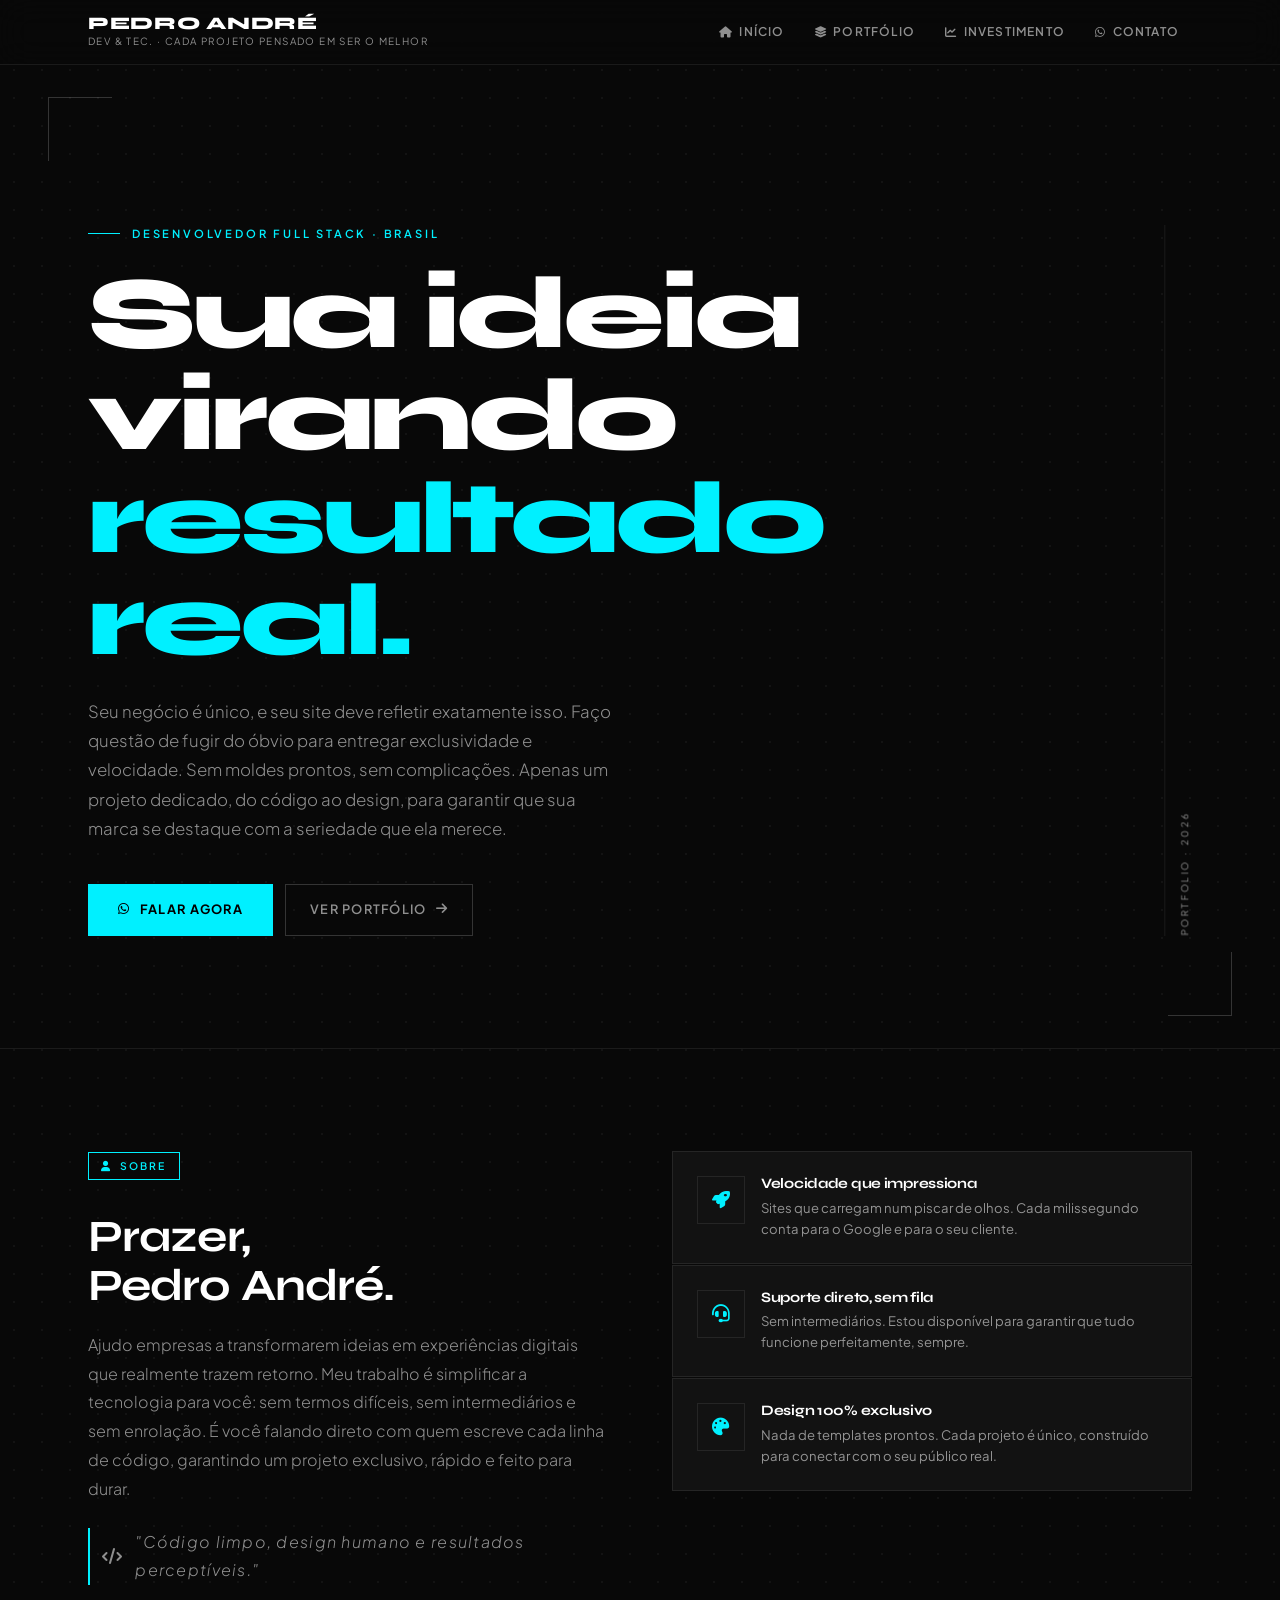
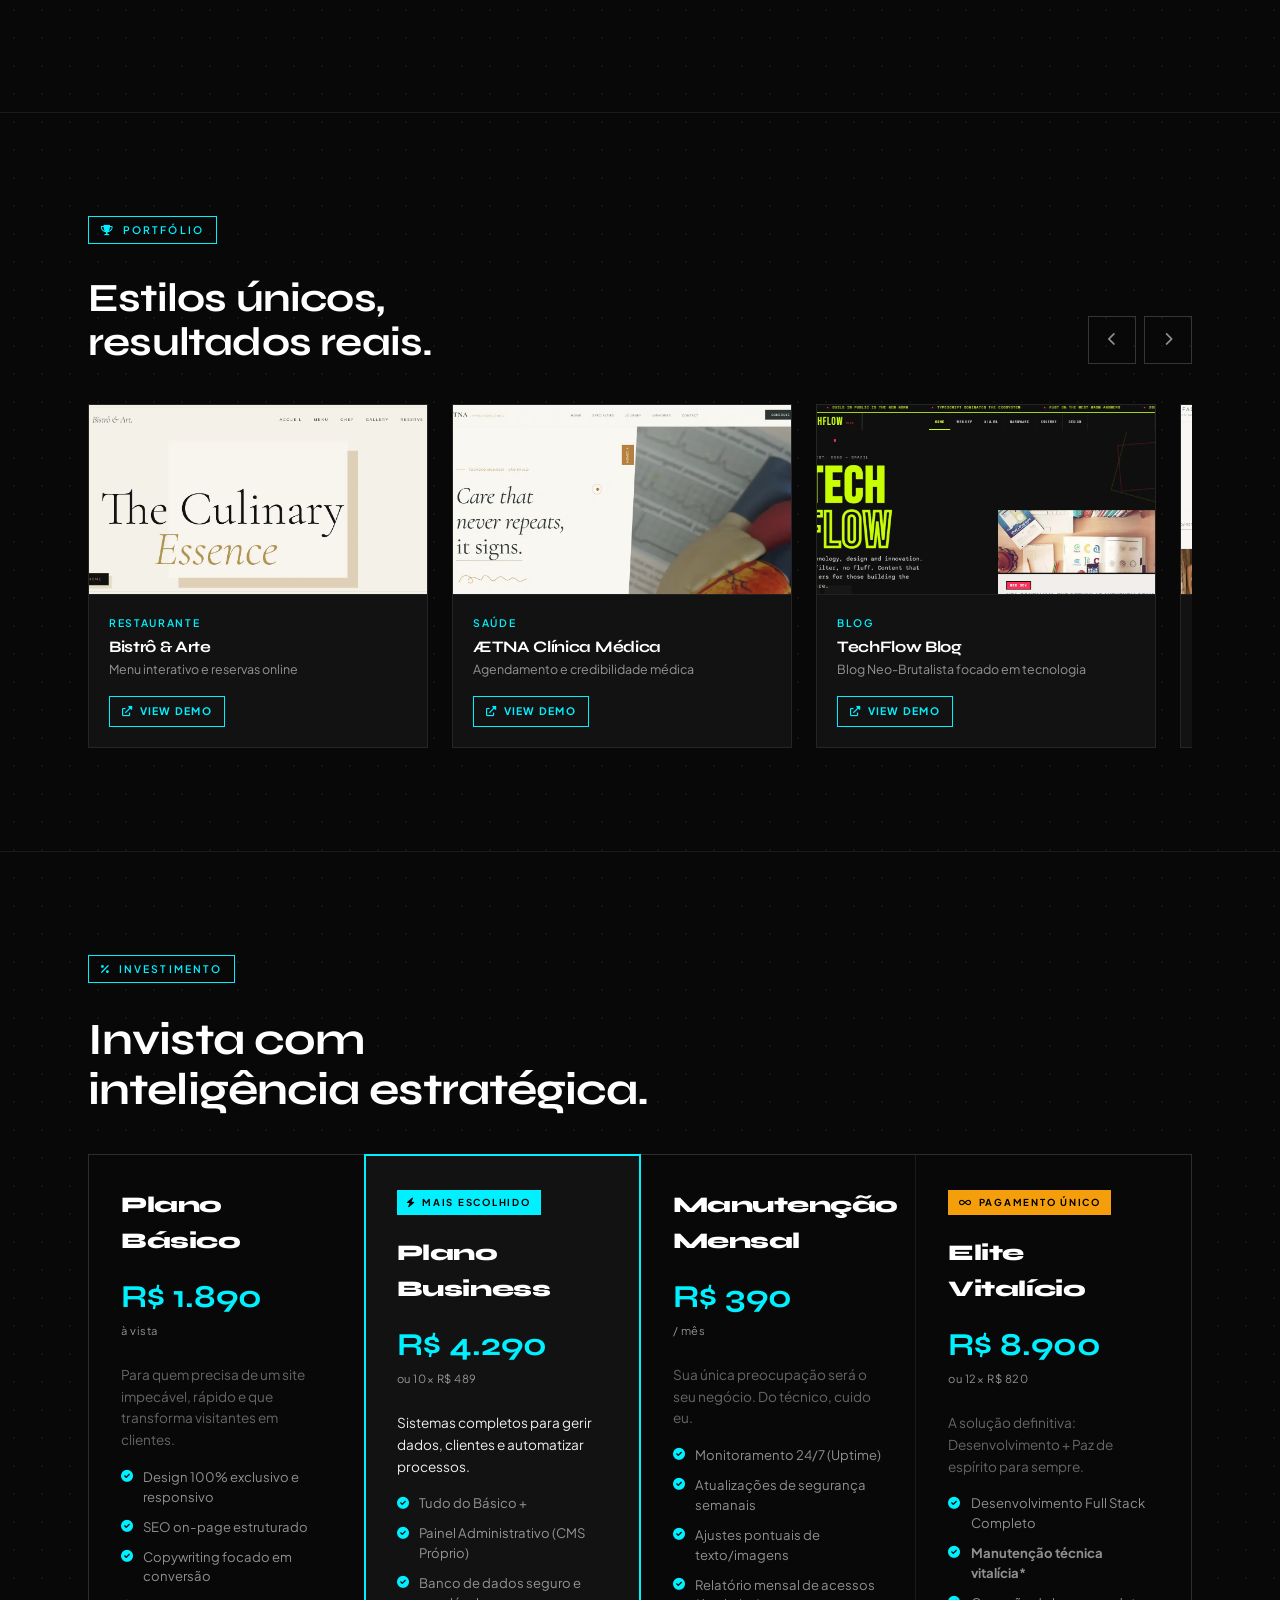
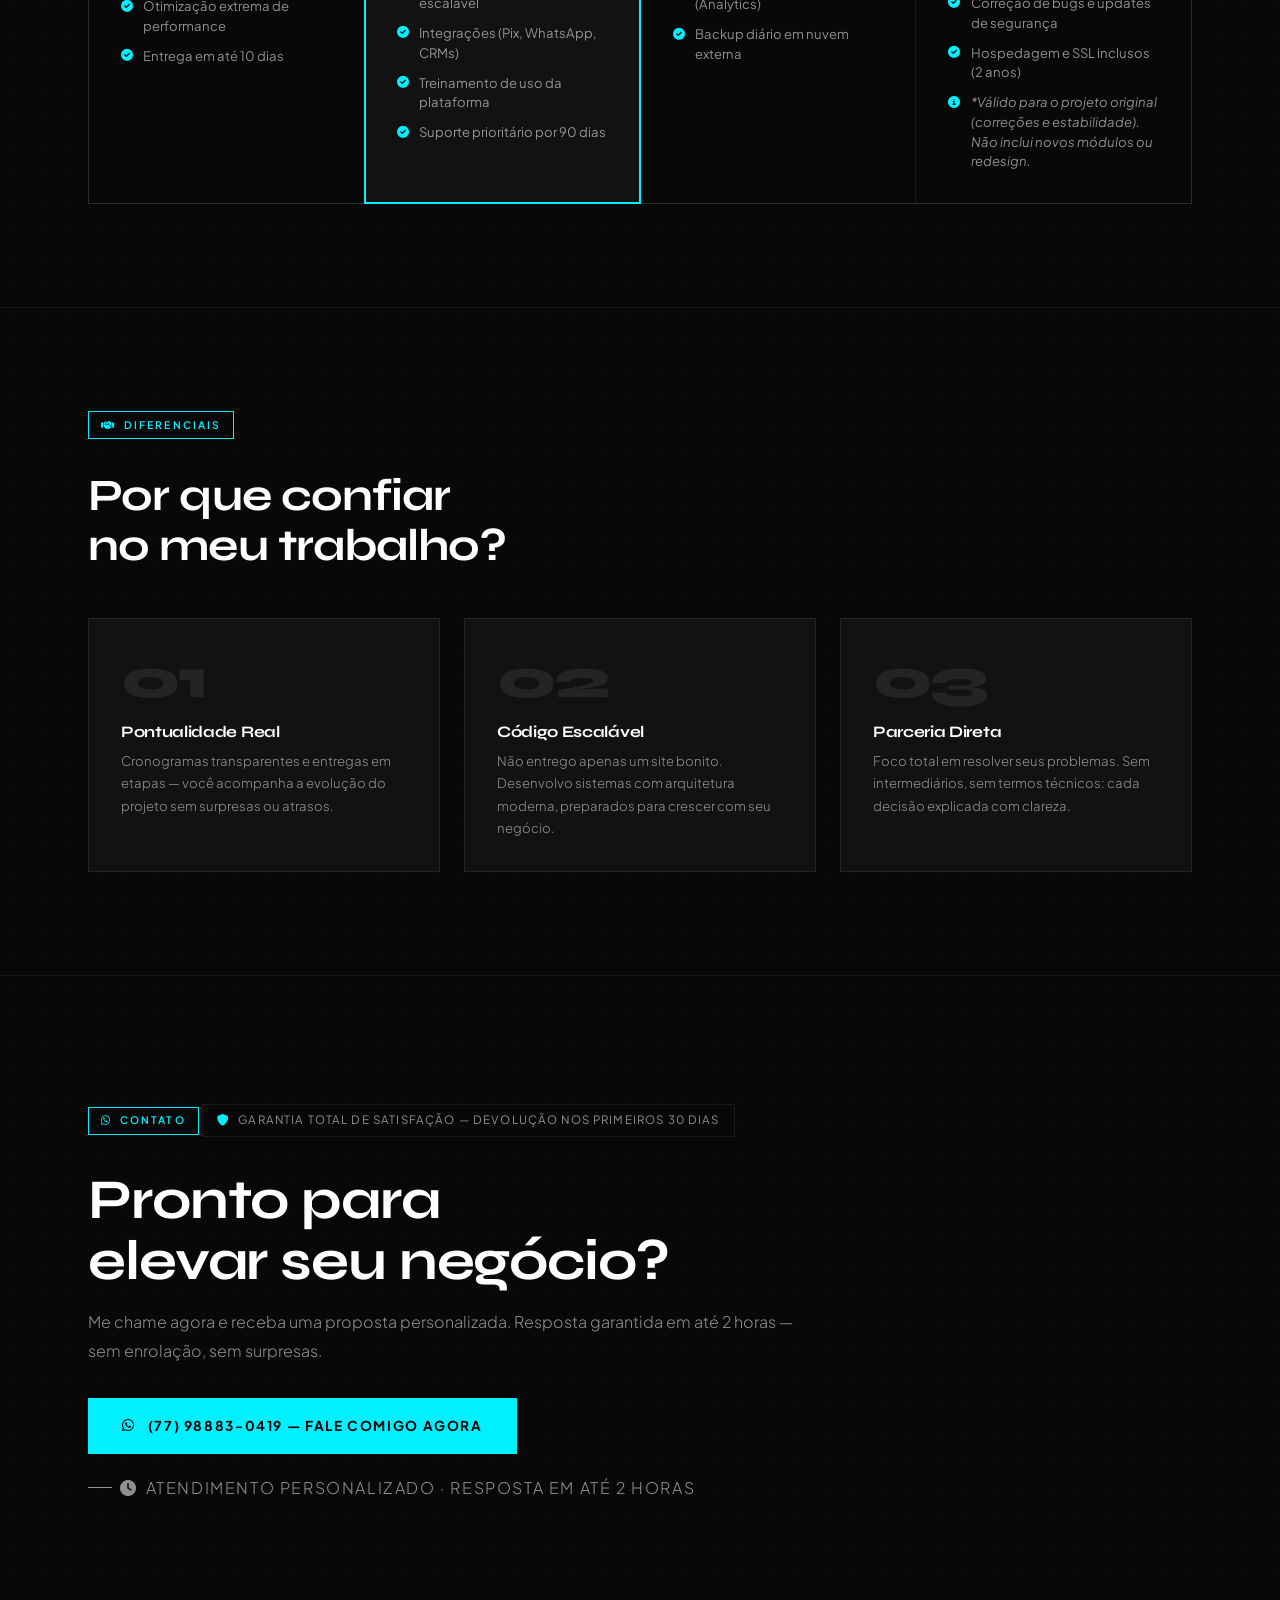
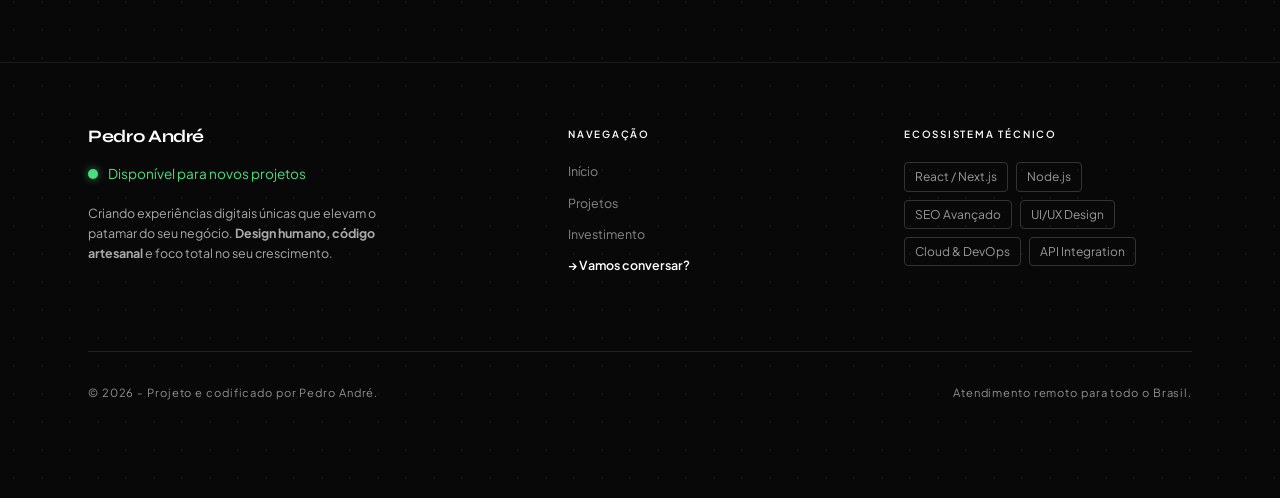
<file: index.html>
<!DOCTYPE html>
<html lang="pt-br">
   <head>
      <meta charset="UTF-8">
      <meta content="width=device-width, initial-scale=1.0, viewport-fit=cover" name="viewport">
      <meta content="Pedro André | Dev & Tec" name="description">
      <meta content="#080808" name="theme-color">
      <meta content="Pedro André | Dev & Tec" property="og:title">
      <meta content="Performance extrema e design sob medida para destacar sua marca no digital." property="og:description">
      <title>Pedro André | Dev & Tec</title>
      <!-- Preconnect para fontes -->
      <link href="https://fonts.googleapis.com" rel="preconnect">
      <link href="https://fonts.gstatic.com" rel="preconnect">
      <link href="https://fonts.googleapis.com/css2?family=Syne:wght@700;800&family=Plus+Jakarta+Sans:wght@300;400;500;600&display=swap" rel="stylesheet">
      <link href="https://cdnjs.cloudflare.com/ajax/libs/font-awesome/6.0.0-beta3/css/all.min.css" media="print" onload="this.media='all'" rel="stylesheet">
      <link href="style.css" rel="stylesheet">
   </head>
   <body>
      <!-- Cabeçalho -->
      <header class="header">
         <div class="container header-inner">
            <div class="logo">
               <h1>Pedro André</h1>
               <p>Dev &amp; Tec. · Cada projeto pensado em ser o melhor</p>
            </div>
            <input aria-label="Abrir menu" class="menu-toggle" id="menu-toggle" type="checkbox"> <label aria-label="Menu de navegação" class="menu-icon" for="menu-toggle"><i aria-hidden="true" class="fas fa-bars"></i> <i aria-hidden="true" class="fas fa-times"></i></label>
            <ul aria-label="Navegação principal" class="nav-links" role="navigation">
               <li>
                  <a href="#inicio"><i aria-hidden="true" class="fas fa-home"></i> Início</a>
               </li>
               <li>
                  <a href="#exemplos"><i aria-hidden="true" class="fas fa-layer-group"></i> Portfólio</a>
               </li>
               <li>
                  <a href="#planos"><i aria-hidden="true" class="fas fa-chart-line"></i> Investimento</a>
               </li>
               <li>
                  <a href="#contato"><i aria-hidden="true" class="fab fa-whatsapp"></i> Contato</a>
               </li>
            </ul>
         </div>
      </header>
      <main>
         <!-- Hero -->
         <section aria-labelledby="hero-heading" class="hero" id="inicio">
            <div class="container">
               <div class="hero-grid">
                  <div>
                     <p class="hero-eyebrow fade-up">Desenvolvedor Full Stack · Brasil</p>
                     <h2 class="fade-up" id="hero-heading">Sua ideia<br>
                        virando<br>
                        <em>resultado real.</em>
                     </h2>
                     <p class="hero-sub fade-up">Seu negócio é único, e seu site deve refletir exatamente isso. Faço questão de fugir do óbvio para entregar exclusividade e velocidade. Sem moldes prontos, sem complicações. Apenas um projeto dedicado, do código ao design, para garantir que sua marca se destaque com a seriedade que ela merece.</p>
                     <div class="hero-cta fade-up">
                        <a class="btn-primary" href="#contato"><i aria-hidden="true" class="fab fa-whatsapp"></i> <span>Falar agora</span></a> <a class="btn-ghost" href="#exemplos"><span>Ver portfólio</span> <i aria-hidden="true" class="fas fa-arrow-right"></i></a>
                     </div>
                  </div>
                  <div aria-hidden="true" class="hero-vertical-label">
                     Portfolio · 2026
                  </div>
               </div>
            </div>
            <div aria-hidden="true" class="hero-corner hero-corner--tl"></div>
            <div aria-hidden="true" class="hero-corner hero-corner--br"></div>
         </section>
         <!-- Sobre -->
         <section aria-labelledby="about-heading" class="about-section">
            <div class="container about-grid">
               <div class="about-text fade-up">
                  <span aria-hidden="true" class="section-label"><i aria-hidden="true" class="fas fa-user"></i> Sobre</span>
                  <h3 id="about-heading">Prazer,<br>
                     Pedro André.
                  </h3>
                  <p>Ajudo empresas a transformarem ideias em experiências digitais que realmente trazem retorno. Meu trabalho é simplificar a tecnologia para você: sem termos difíceis, sem intermediários e sem enrolação. É você falando direto com quem escreve cada linha de código, garantindo um projeto exclusivo, rápido e feito para durar.</p>
                  <p class="signature"><i aria-hidden="true" class="fas fa-code"></i> "Código limpo, design humano e resultados perceptíveis."</p>
               </div>
               <div class="differentials" role="list">
                  <article class="diff-card fade-up" role="listitem">
                     <div aria-hidden="true" class="diff-icon">
                        <i class="fas fa-rocket"></i>
                     </div>
                     <div>
                        <h4>Velocidade que impressiona</h4>
                        <p>Sites que carregam num piscar de olhos. Cada milissegundo conta para o Google e para o seu cliente.</p>
                     </div>
                  </article>
                  <article class="diff-card fade-up" role="listitem">
                     <div aria-hidden="true" class="diff-icon">
                        <i class="fas fa-headset"></i>
                     </div>
                     <div>
                        <h4>Suporte direto, sem fila</h4>
                        <p>Sem intermediários. Estou disponível para garantir que tudo funcione perfeitamente, sempre.</p>
                     </div>
                  </article>
                  <article class="diff-card fade-up" role="listitem">
                     <div aria-hidden="true" class="diff-icon">
                        <i class="fas fa-palette"></i>
                     </div>
                     <div>
                        <h4>Design 100% exclusivo</h4>
                        <p>Nada de templates prontos. Cada projeto é único, construído para conectar com o seu público real.</p>
                     </div>
                  </article>
               </div>
            </div>
         </section>
         <!-- Carrossel de Exemplos -->
         <section aria-labelledby="portfolio-heading" class="carousel-section" id="exemplos">
            <div class="container">
               <div class="section-header">
                  <div>
                     <span class="section-label"><i aria-hidden="true" class="fas fa-trophy"></i> Portfólio</span>
                     <h2 id="portfolio-heading">Estilos únicos,<br>
                        resultados reais.
                     </h2>
                  </div>
                  <div aria-label="Controles do carrossel" class="carousel-nav" role="group">
                     <button aria-label="Projeto anterior" class="carousel-btn" id="prevBtn"><i aria-hidden="true" class="fas fa-chevron-left"></i></button> <button aria-label="Próximo projeto" class="carousel-btn" id="nextBtn"><i aria-hidden="true" class="fas fa-chevron-right"></i></button>
                  </div>
               </div>
               <div class="carousel-wrapper">
                  <div class="carousel-track" id="carouselTrack" role="list"></div>
               </div>
            </div>
         </section>
         <!-- Preços -->
         <section aria-labelledby="pricing-heading" class="pricing" id="planos">
            <div class="container">
               <span class="section-label"><i aria-hidden="true" class="fas fa-percent"></i> Investimento</span>
               <h2 id="pricing-heading" style="font-size: clamp(1.75rem, 4vw, 2.8rem); margin-bottom: 2.5rem;">Invista com<br>
                  inteligência estratégica.
               </h2>
               <div class="pricing-grid" role="list">
                  <article class="plan-card" role="listitem">
                     <div class="plan-name">
                        Plano Básico
                     </div>
                     <div class="plan-price">
                        R$ 1.890 <small>à vista</small>
                     </div>
                     <p style="font-size: 0.85rem; color: #666; margin-bottom: 1rem;">Para quem precisa de um site impecável, rápido e que transforma visitantes em clientes.</p>
                     <ul aria-label="Recursos do plano Front-end" class="feature-list">
                        <li><i aria-hidden="true" class="fas fa-check-circle"></i> Design 100% exclusivo e responsivo</li>
                        <li><i aria-hidden="true" class="fas fa-check-circle"></i> SEO on-page estruturado</li>
                        <li><i aria-hidden="true" class="fas fa-check-circle"></i> Copywriting focado em conversão</li>
                        <li><i aria-hidden="true" class="fas fa-check-circle"></i> Otimização extrema de performance</li>
                        <li><i aria-hidden="true" class="fas fa-check-circle"></i> Entrega em até 10 dias</li>
                     </ul>
                  </article>
                  <article aria-label="Plano mais escolhido" class="plan-card popular" role="listitem">
                     <div class="badge">
                        <i aria-hidden="true" class="fas fa-bolt"></i> Mais Escolhido
                     </div>
                     <div class="plan-name">
                        Plano Business
                     </div>
                     <div class="plan-price">
                        R$ 4.290 <small>ou 10× R$ 489</small>
                     </div>
                     <p style="font-size: 0.85rem; color: #eee; margin-bottom: 1rem;">Sistemas completos para gerir dados, clientes e automatizar processos.</p>
                     <ul aria-label="Recursos do plano Full Stack" class="feature-list">
                        <li><i aria-hidden="true" class="fas fa-check-circle"></i> Tudo do Básico +</li>
                        <li><i aria-hidden="true" class="fas fa-check-circle"></i> Painel Administrativo (CMS Próprio)</li>
                        <li><i aria-hidden="true" class="fas fa-check-circle"></i> Banco de dados seguro e escalável</li>
                        <li><i aria-hidden="true" class="fas fa-check-circle"></i> Integrações (Pix, WhatsApp, CRMs)</li>
                        <li><i aria-hidden="true" class="fas fa-check-circle"></i> Treinamento de uso da plataforma</li>
                        <li><i aria-hidden="true" class="fas fa-check-circle"></i> Suporte prioritário por 90 dias</li>
                     </ul>
                  </article>
                  <article class="plan-card" role="listitem">
                     <div class="plan-name">
                        Manutenção Mensal
                     </div>
                     <div class="plan-price">
                        R$ 390 <small>/ mês</small>
                     </div>
                     <p style="font-size: 0.85rem; color: #666; margin-bottom: 1rem;">Sua única preocupação será o seu negócio. Do técnico, cuido eu.</p>
                     <ul aria-label="Recursos do plano de Manutenção" class="feature-list">
                        <li><i aria-hidden="true" class="fas fa-check-circle"></i> Monitoramento 24/7 (Uptime)</li>
                        <li><i aria-hidden="true" class="fas fa-check-circle"></i> Atualizações de segurança semanais</li>
                        <li><i aria-hidden="true" class="fas fa-check-circle"></i> Ajustes pontuais de texto/imagens</li>
                        <li><i aria-hidden="true" class="fas fa-check-circle"></i> Relatório mensal de acessos (Analytics)</li>
                        <li><i aria-hidden="true" class="fas fa-check-circle"></i> Backup diário em nuvem externa</li>
                     </ul>
                  </article>
                  <article class="plan-card" role="listitem">
                     <div class="badge badge-amber">
                        <i aria-hidden="true" class="fas fa-infinity"></i> Pagamento Único
                     </div>
                     <div class="plan-name">
                        Elite Vitalício
                     </div>
                     <div class="plan-price">
                        R$ 8.900 <small>ou 12× R$ 820</small>
                     </div>
                     <p style="font-size: 0.85rem; color: #666; margin-bottom: 1rem;">A solução definitiva: Desenvolvimento + Paz de espírito para sempre.</p>
                     <ul aria-label="Recursos do plano Vitalício" class="feature-list">
                        <li><i aria-hidden="true" class="fas fa-check-circle"></i> Desenvolvimento Full Stack Completo</li>
                        <li><i aria-hidden="true" class="fas fa-check-circle"></i> <strong>Manutenção técnica vitalícia*</strong></li>
                        <li><i aria-hidden="true" class="fas fa-check-circle"></i> Correção de bugs e updates de segurança</li>
                        <li><i aria-hidden="true" class="fas fa-check-circle"></i> Hospedagem e SSL inclusos (2 anos)</li>
                        <li><i aria-hidden="true" class="fas fa-info-circle"></i> <em>*Válido para o projeto original (correções e estabilidade). Não inclui novos módulos ou redesign.</em></li>
                     </ul>
                  </article>
               </div>
            </div>
         </section>
         <!-- Confiança -->
         <section aria-labelledby="trust-heading" class="trust-section">
            <div class="container">
               <span class="section-label"><i aria-hidden="true" class="fas fa-handshake"></i> Diferenciais</span>
               <h2 id="trust-heading" style="font-size: clamp(1.75rem, 4vw, 2.8rem);">Por que confiar<br>
                  no meu trabalho?
               </h2>
               <div class="trust-grid" role="list">
                  <article class="trust-card" role="listitem">
                     <div aria-hidden="true" class="trust-number">
                        01
                     </div>
                     <h4>Pontualidade Real</h4>
                     <p>Cronogramas transparentes e entregas em etapas — você acompanha a evolução do projeto sem surpresas ou atrasos.</p>
                  </article>
                  <article class="trust-card" role="listitem">
                     <div aria-hidden="true" class="trust-number">
                        02
                     </div>
                     <h4>Código Escalável</h4>
                     <p>Não entrego apenas um site bonito. Desenvolvo sistemas com arquitetura moderna, preparados para crescer com seu negócio.</p>
                  </article>
                  <article class="trust-card" role="listitem">
                     <div aria-hidden="true" class="trust-number">
                        03
                     </div>
                     <h4>Parceria Direta</h4>
                     <p>Foco total em resolver seus problemas. Sem intermediários, sem termos técnicos: cada decisão explicada com clareza.</p>
                  </article>
               </div>
            </div>
         </section>
         <!-- Contato -->
         <section aria-labelledby="contact-heading" class="contact-section" id="contato">
            <div class="container">
               <div class="contact-inner">
                  <span class="section-label"><i aria-hidden="true" class="fab fa-whatsapp"></i> Contato</span>
                  <div class="guarantee-tag">
                     <i aria-hidden="true" class="fas fa-shield-alt"></i> Garantia total de satisfação — devolução nos primeiros 30 dias
                  </div>
                  <h2 id="contact-heading">Pronto para<br>
                     elevar seu negócio?
                  </h2>
                  <p>Me chame agora e receba uma proposta personalizada. Resposta garantida em até 2 horas — sem enrolação, sem surpresas.</p>
                  <a aria-label="Entrar em contato via WhatsApp" class="whatsapp-cta" href="https://wa.me/5577988830419?text=Ol%C3%A1%20Pedro%2C%20vi%20seu%20portf%C3%B3lio%20e%20quero%20elevar%20meu%20projeto!" rel="noopener noreferrer" target="_blank"><i aria-hidden="true" class="fab fa-whatsapp"></i> <span>(77) 98883-0419 — Fale comigo agora</span></a>
                  <p class="contact-meta"><i aria-hidden="true" class="fas fa-clock"></i> Atendimento personalizado · Resposta em até 2 horas</p>
               </div>
            </div>
         </section>
      </main>
      <!-- Rodapé -->
      <footer>
         <div class="container">
            <div class="footer-grid" style="display: grid; grid-template-columns: 1.5fr 1fr 1fr; gap: 3rem; align-items: start;">
               <div class="footer-brand">
                  <h3 style="margin-bottom: 1rem; color: #fff;">Pedro André</h3>
                  <div class="status-badge" style="font-size: 0.85rem; color: #4ade80; display: flex; align-items: center; gap: 0.6rem; margin-bottom: 1.2rem;">
                     <span style="height: 10px; width: 10px; background: #4ade80; border-radius: 50%; display: inline-block; box-shadow: 0 0 8px rgba(74, 222, 128, 0.6);"></span> Disponível para novos projetos
                  </div>
                  <p style="line-height: 1.6; color: #aaa;">Criando experiências digitais únicas que elevam o patamar do seu negócio. <strong>Design humano, código artesanal</strong> e foco total no seu crescimento.</p>
               </div>
               <div class="footer-links-col">
                  <p style="font-weight: 600; color: #fff; margin-bottom: 1.2rem;">Navegação</p>
                  <ul style="list-style: none; padding: 0;">
                     <li style="margin-bottom: 0.7rem;">
                        <a href="#inicio" style="color: #888; text-decoration: none;">Início</a>
                     </li>
                     <li style="margin-bottom: 0.7rem;">
                        <a href="#exemplos" style="color: #888; text-decoration: none;">Projetos</a>
                     </li>
                     <li style="margin-bottom: 0.7rem;">
                        <a href="#planos" style="color: #888; text-decoration: none;">Investimento</a>
                     </li>
                     <li style="margin-bottom: 0.7rem;">
                        <a href="#contato" style="color: #888; text-decoration: none; font-weight: 600; color: #fff;">→ Vamos conversar?</a>
                     </li>
                  </ul>
               </div>
               <div class="footer-links-col">
                  <p style="font-weight: 600; color: #fff; margin-bottom: 1.2rem;">Ecossistema Técnico</p>
                  <div style="display: flex; flex-wrap: wrap; gap: 0.5rem;">
                     <span style="font-size: 0.75rem; padding: 4px 10px; border: 1px solid #333; border-radius: 4px; color: #999;">React / Next.js</span> <span style="font-size: 0.75rem; padding: 4px 10px; border: 1px solid #333; border-radius: 4px; color: #999;">Node.js</span> <span style="font-size: 0.75rem; padding: 4px 10px; border: 1px solid #333; border-radius: 4px; color: #999;">SEO Avançado</span> <span style="font-size: 0.75rem; padding: 4px 10px; border: 1px solid #333; border-radius: 4px; color: #999;">UI/UX Design</span> <span style="font-size: 0.75rem; padding: 4px 10px; border: 1px solid #333; border-radius: 4px; color: #999;">Cloud & DevOps</span> <span style="font-size: 0.75rem; padding: 4px 10px; border: 1px solid #333; border-radius: 4px; color: #999;">API Integration</span>
                  </div>
               </div>
            </div>
            <div class="footer-bottom" style="margin-top: 4rem; padding: 2rem 0; border-top: 1px solid #222; display: flex; justify-content: space-between; align-items: center; color: #666; font-size: 0.85rem;">
               <p>© 2026 - Projeto e codificado por Pedro André.</p>
               <p>Atendimento remoto para todo o Brasil.</p>
            </div>
         </div>
      </footer>
      <script src="script.js"></script>
   </body>
</html>
</file>
<file: style.css>
/* --- Variables --- */

    :root {
      --bg: #080808;
      --bg-2: #0e0e0e;
      --surface: #121212;
      --border: rgba(255, 255, 255, 0.08);
      --border-hi: rgba(255, 255, 255, 0.18);
      --text: #FFFFFF;
      --text-dim: rgba(255, 255, 255, 0.55);
      --accent: #00F0FF;
      --accent-dim: rgba(0, 240, 255, 0.12);
      --accent-glow: rgba(0, 240, 255, 0.25);
      --purple: #8B5CF6;
      --font-head: 'Syne', sans-serif;
      --font-body: 'Plus Jakarta Sans', sans-serif;
      --ease: cubic-bezier(0.16, 1, 0.3, 1);
    }
    /* --- Reset & Base --- */

    *, *::before, *::after {
      box-sizing: border-box;
      margin: 0;
      padding: 0;
    }
    html {
      scroll-behavior: smooth;
      -webkit-text-size-adjust: 100%;
    }
    body {
      font-family: var(--font-body);
      background: var(--bg);
      color: var(--text);
      line-height: 1.6;
      min-height: 100dvh;
      overflow-x: hidden;
      background-image: radial-gradient(circle, rgba(255, 255, 255, 0.045) 1px, transparent 1px);
      background-size: 28px 28px;
    }
    img {
      display: block;
      max-width: 100%;
      height: auto;
    }
    a {
      color: inherit;
      text-decoration: none;
    }
    ul {
      list-style: none;
    }
    button {
      cursor: pointer;
      border: none;
      background: none;
      font-family: inherit;
    }
    /* --- Typography ---*/

    h1, h2, h3, h4 {
      font-family: var(--font-head);
      line-height: 1.1;
      letter-spacing: -0.02em;
    }
    /* --- Layout Helpers --- */

    .container {
      width: min(100%, 1200px);
      margin-inline: auto;
      padding-inline: clamp(1.25rem, 5vw, 3rem);
    }
    .section-label {
      display: inline-flex;
      align-items: center;
      gap: .5rem;
      font-size: .65rem;
      font-weight: 600;
      letter-spacing: .2em;
      text-transform: uppercase;
      color: var(--accent);
      border: 1px solid var(--accent);
      padding: .3rem .75rem;
      margin-bottom: 2rem;
    }
    /* --- Animations --- */

    @keyframes fadeUp {
      from {
        opacity: 0;
        transform: translateY(32px);
      }
      to {
        opacity: 1;
        transform: translateY(0);
      }
    }
    @keyframes pulseGlow {
      0%, 100% {
        box-shadow: 0 0 0 0 var(--accent-glow);
      }
      50% {
        box-shadow: 0 0 24px 6px var(--accent-glow);
      }
    }
    @keyframes scanline {
      0% {
        transform: translateY(-100%);
      }
      100% {
        transform: translateY(100vh);
      }
    }
    .fade-up {
      opacity: 0;
      animation: fadeUp .9s var(--ease) forwards;
    }
    .fade-up:nth-child(2) {
      animation-delay: .12s;
    }
    .fade-up:nth-child(3) {
      animation-delay: .24s;
    }
    /* --- Header --- */

    .header {
      position: sticky;
      top: 0;
      z-index: 100;
      padding-top: env(safe-area-inset-top);
      background: rgba(8, 8, 8, 0.88);
      backdrop-filter: blur(16px);
      -webkit-backdrop-filter: blur(16px);
      border-bottom: 1px solid var(--border);
    }
    .header-inner {
      display: flex;
      align-items: center;
      justify-content: space-between;
      height: 64px;
      gap: 1rem;
    }
    .logo h1 {
      font-size: clamp(.95rem, 2vw, 1.1rem);
      font-weight: 800;
      letter-spacing: .04em;
      text-transform: uppercase;
      color: var(--text);
    }
    .logo p {
      font-size: .62rem;
      color: var(--text-dim);
      letter-spacing: .14em;
      text-transform: uppercase;
    }
    /* --- Nav --- */

    .nav-links {
      display: flex;
      gap: .25rem;
      align-items: center;
    }
    .nav-links a {
      display: flex;
      align-items: center;
      gap: .4rem;
      font-size: .75rem;
      font-weight: 600;
      letter-spacing: .1em;
      text-transform: uppercase;
      color: var(--text-dim);
      padding: .5rem .75rem;
      border: 1px solid transparent;
      transition: color .2s, border-color .2s;
    }
    .nav-links a:hover {
      color: var(--accent);
      border-color: var(--accent);
    }
    .nav-links a i {
      font-size: .7rem;
    }
    .menu-toggle {
      display: none;
    }
    .menu-icon {
      display: none;
      flex-direction: column;
      gap: 5px;
      cursor: pointer;
      padding: .5rem;
      min-height: 48px;
      min-width: 48px;
      align-items: center;
      justify-content: center;
      border: 1px solid var(--border);
      transition: border-color .2s;
    }
    .menu-icon:hover {
      border-color: var(--accent);
    }
    .menu-icon .bar {
      width: 22px;
      height: 1.5px;
      background: var(--text);
      transition: transform .3s var(--ease), opacity .2s;
    }
    .menu-icon .fa-times {
      display: none;
    }
    .menu-icon .fa-bars {
      color: var(--text);
      font-size: 1rem;
    }
    @media (max-width: 768px) {
      .nav-links {
        display: none;
        flex-direction: column;
        position: fixed;
        top: 64px;
        left: 0;
        right: 0;
        bottom: 0;
        height: calc(100vh - 64px);
        background-color: #080808 !important;
        z-index: 999;
        padding: 2rem;
        gap: 1rem;
        align-items: flex-start;
        border-top: 1px solid var(--border);
        overflow-y: auto;
      }
      .menu-toggle:checked~.nav-links {
        display: flex !important;
      }
      .nav-links a {
        font-size: 1.1rem;
        padding: 1rem;
        width: 100%;
        border-bottom: 1px solid var(--border);
        color: var(--text);
        background: transparent;
      }
      .menu-icon {
        display: flex;
        z-index: 1001;
      }
    }
    /* --- Hero --- */

    .hero {
      padding: clamp(5rem, 14vw, 10rem) 0 clamp(4rem, 10vw, 7rem);
      position: relative;
      overflow: hidden;
    }
    .hero-grid {
      display: grid;
      grid-template-columns: 1fr auto;
      gap: 2rem;
      align-items: start;
    }
    .hero-vertical-label {
      writing-mode: vertical-rl;
      text-orientation: mixed;
      transform: rotate(180deg);
      font-size: .6rem;
      letter-spacing: .25em;
      text-transform: uppercase;
      color: var(--text-dim);
      border-right: 1px solid var(--border);
      padding-right: .75rem;
      align-self: stretch;
      display: flex;
      align-items: center;
    }
    .hero-eyebrow {
      font-size: clamp(.6rem, 1.5vw, .7rem);
      letter-spacing: .25em;
      text-transform: uppercase;
      color: var(--accent);
      font-weight: 600;
      margin-bottom: 1.25rem;
      display: flex;
      align-items: center;
      gap: .75rem;
    }
    .hero-eyebrow::before {
      content: '';
      display: block;
      width: 32px;
      height: 1px;
      background: var(--accent);
    }
    .hero h2 {
      font-size: clamp(2.8rem, 8vw, 6.5rem);
      font-weight: 800;
      line-height: 1.0;
      letter-spacing: -.04em;
      margin-bottom: 1.5rem;
    }
    .hero h2 em {
      font-style: normal;
      color: var(--accent);
      position: relative;
    }
    .hero-sub {
      font-size: clamp(.9rem, 2.2vw, 1.05rem);
      color: var(--text-dim);
      max-width: 540px;
      line-height: 1.75;
      margin-bottom: 2.5rem;
      font-weight: 300;
    }
    .hero-cta {
      display: flex;
      gap: .75rem;
      flex-wrap: wrap;
    }
    .btn-primary {
      display: inline-flex;
      align-items: center;
      gap: .6rem;
      background: var(--accent);
      color: #000;
      font-weight: 700;
      font-size: .8rem;
      letter-spacing: .1em;
      text-transform: uppercase;
      padding: 0 1.75rem;
      height: 52px;
      border: 2px solid var(--accent);
      outline-offset: 4px;
      position: relative;
      overflow: hidden;
      transition: background .2s, color .2s, transform .15s;
    }
    .btn-primary::after {
      content: '';
      position: absolute;
      inset: 0;
      background: #000;
      transform: translateX(-101%);
      transition: transform .3s var(--ease);
    }
    .btn-primary:hover {
      color: var(--accent);
    }
    .btn-primary:hover::after {
      transform: translateX(0);
    }
    .btn-primary span {
      position: relative;
      z-index: 1;
    }
    .btn-primary i {
      position: relative;
      z-index: 1;
    }
    .btn-primary:active {
      transform: scale(.97);
    }
    .btn-ghost {
      display: inline-flex;
      align-items: center;
      gap: .6rem;
      border: 1px solid var(--border-hi);
      color: var(--text-dim);
      font-size: .8rem;
      font-weight: 600;
      letter-spacing: .1em;
      text-transform: uppercase;
      padding: 0 1.5rem;
      height: 52px;
      transition: border-color .2s, color .2s;
    }
    .btn-ghost:hover {
      border-color: var(--accent);
      color: var(--accent);
    }
    .hero-corner {
      position: absolute;
      width: 64px;
      height: 64px;
      border-color: var(--border-hi);
      border-style: solid;
      pointer-events: none;
    }
    .hero-corner--tl {
      top: 2rem;
      left: clamp(1.25rem, 5vw, 3rem);
      border-width: 1px 0 0 1px;
    }
    .hero-corner--br {
      bottom: 2rem;
      right: clamp(1.25rem, 5vw, 3rem);
      border-width: 0 1px 1px 0;
    }
    /* --- About --- */

    .about-section {
      padding: clamp(4rem, 8vw, 7rem) 0;
      border-top: 1px solid var(--border);
    }
    .about-grid {
      display: grid;
      grid-template-columns: 1fr 1fr;
      gap: clamp(2rem, 5vw, 5rem);
      align-items: start;
    }
    .about-text h3 {
      font-size: clamp(1.75rem, 4vw, 2.8rem);
      margin-bottom: 1.25rem;
    }
    .about-text p {
      font-size: clamp(.88rem, 1.8vw, 1rem);
      color: var(--text-dim);
      line-height: 1.8;
      margin-bottom: 1.5rem;
      font-weight: 300;
    }
    .signature {
      display: inline-flex;
      align-items: center;
      gap: .75rem;
      font-size: .75rem;
      letter-spacing: .08em;
      color: var(--accent);
      border-left: 2px solid var(--accent);
      padding-left: .75rem;
      font-style: italic;
    }
    .differentials {
      display: flex;
      flex-direction: column;
      gap: 1px;
    }
    .diff-card {
      display: grid;
      grid-template-columns: 48px 1fr;
      gap: 1rem;
      padding: 1.5rem;
      border: 1px solid var(--border);
      background: var(--surface);
      transition: border-color .2s, background .2s;
      position: relative;
    }
    .diff-card::before {
      content: '';
      position: absolute;
      left: -2px;
      top: -2px;
      width: 0;
      height: 0;
      background: var(--accent);
      transition: width .25s var(--ease), height .25s var(--ease);
    }
    .diff-card:hover {
      border-color: var(--accent);
      background: var(--accent-dim);
    }
    .diff-card:hover::before {
      width: 4px;
      height: 100%;
    }
    .diff-icon {
      width: 48px;
      height: 48px;
      display: flex;
      align-items: center;
      justify-content: center;
      border: 1px solid var(--border);
      font-size: 1.1rem;
      color: var(--accent);
      flex-shrink: 0;
      transition: background .2s;
    }
    .diff-card:hover .diff-icon {
      background: var(--accent);
      color: #000;
    }
    .diff-card h4 {
      font-size: .9rem;
      font-weight: 700;
      margin-bottom: .3rem;
      font-family: var(--font-head);
    }
    .diff-card p {
      font-size: .82rem;
      color: var(--text-dim);
      line-height: 1.6;
    }
    @media (max-width: 768px) {
      .about-grid {
        grid-template-columns: 1fr;
      }
    }
    /* --- Carousel --- */

    .carousel-section {
      padding: clamp(4rem, 8vw, 7rem) 0;
      border-top: 1px solid var(--border);
    }
    .section-header {
      display: flex;
      align-items: flex-end;
      justify-content: space-between;
      margin-bottom: 2.5rem;
      gap: 1rem;
      flex-wrap: wrap;
    }
    .section-header h2 {
      font-size: clamp(1.5rem, 4vw, 2.5rem);
    }
    .carousel-nav {
      display: flex;
      gap: .5rem;
    }
    .carousel-btn {
      width: 48px;
      height: 48px;
      border: 1px solid var(--border-hi);
      display: flex;
      align-items: center;
      justify-content: center;
      color: var(--text-dim);
      font-size: .85rem;
      transition: border-color .2s, color .2s, background .2s;
      min-height: 48px;
    }
    .carousel-btn:hover {
      border-color: var(--accent);
      color: #000;
      background: var(--accent);
    }
    .carousel-wrapper {
      overflow: hidden;
    }
    .carousel-track {
      display: flex;
      gap: 1.5rem;
      transition: transform .45s cubic-bezier(0.16, 1, 0.3, 1);
      will-change: transform;
    }
    .carousel-card {
      flex: 0 0 clamp(240px, 32vw, 340px);
      border: 1px solid var(--border);
      background: var(--surface);
      cursor: pointer;
      position: relative;
      overflow: hidden;
      transition: border-color .2s, transform .2s var(--ease);
    }
    .carousel-card::after {
      content: '';
      position: absolute;
      inset: 0;
      background: linear-gradient(135deg, transparent 60%, var(--accent-dim));
      opacity: 0;
      transition: opacity .3s;
    }
    .carousel-card:hover {
      border-color: var(--accent);
      transform: translateY(-4px);
    }
    .carousel-card:hover::after {
      opacity: 1;
    }
    .card-thumb {
      aspect-ratio: 16/9;
      overflow: hidden;
      background: var(--bg-2);
      border-bottom: 1px solid var(--border);
    }
    .card-thumb img {
      width: 100%;
      height: 100%;
      object-fit: cover;
      transition: transform .5s var(--ease);
    }
    .carousel-card:hover .card-thumb img {
      transform: scale(1.04);
    }
    .card-body {
      padding: 1.25rem;
    }
    .card-body h3 {
      font-size: 1rem;
      margin-bottom: .25rem;
    }
    .card-domain {
      font-size: .65rem;
      letter-spacing: .16em;
      text-transform: uppercase;
      color: var(--accent);
      font-weight: 600;
      margin-bottom: .4rem;
    }
    .card-desc {
      font-size: .78rem;
      color: var(--text-dim);
    }
    .demo-tag {
      display: inline-flex;
      align-items: center;
      gap: .4rem;
      font-size: .65rem;
      letter-spacing: .12em;
      text-transform: uppercase;
      font-weight: 700;
      color: var(--accent);
      margin-top: 1rem;
      padding: .4rem .75rem;
      border: 1px solid var(--accent);
      transition: background .2s, color .2s;
    }
    .carousel-card:hover .demo-tag {
      background: var(--accent);
      color: #000;
    }
    /* --- Pricing --- */

    .pricing {
      padding: clamp(4rem, 8vw, 7rem) 0;
      border-top: 1px solid var(--border);
    }
    .pricing-grid {
      display: grid;
      grid-template-columns: repeat(auto-fit, minmax(260px, 1fr));
      gap: 1px;
      border: 1px solid var(--border);
      background: var(--border);
    }
    .plan-card {
      background: var(--bg);
      padding: 2rem;
      position: relative;
      transition: background .2s;
    }
    .plan-card:hover {
      background: var(--surface);
    }
    .plan-card.popular {
      background: var(--surface);
      outline: 2px solid var(--accent);
      outline-offset: -1px;
      z-index: 1;
    }
    .badge {
      display: inline-flex;
      align-items: center;
      gap: .4rem;
      font-size: .6rem;
      letter-spacing: .18em;
      text-transform: uppercase;
      font-weight: 700;
      background: var(--accent);
      color: #000;
      padding: .3rem .65rem;
      margin-bottom: 1.25rem;
    }
    .badge-amber {
      background: #f59e0b;
      color: #000;
    }
    .plan-name {
      font-family: var(--font-head);
      font-size: clamp(1.1rem, 2.5vw, 1.4rem);
      font-weight: 800;
      margin-bottom: .75rem;
      letter-spacing: -.02em;
    }
    .plan-price {
      font-size: clamp(1.5rem, 3.5vw, 2rem);
      font-family: var(--font-head);
      font-weight: 700;
      color: var(--accent);
      margin-bottom: 1.5rem;
    }
    .plan-price small {
      font-size: .7rem;
      color: var(--text-dim);
      font-family: var(--font-body);
      font-weight: 400;
      display: block;
      letter-spacing: .05em;
    }
    .feature-list {
      display: flex;
      flex-direction: column;
      gap: .65rem;
    }
    .feature-list li {
      display: flex;
      align-items: flex-start;
      gap: .65rem;
      font-size: .82rem;
      color: var(--text-dim);
      line-height: 1.5;
    }
    .feature-list li i {
      color: var(--accent);
      font-size: .75rem;
      margin-top: .2rem;
      flex-shrink: 0;
    }
    /* --- Trust --- */

    .trust-section {
      padding: clamp(4rem, 8vw, 7rem) 0;
      border-top: 1px solid var(--border);
    }
    .trust-grid {
      display: grid;
      grid-template-columns: repeat(auto-fit, minmax(260px, 1fr));
      gap: 1.5rem;
      margin-top: 3rem;
    }
    .trust-card {
      padding: 2rem;
      border: 1px solid var(--border);
      background: var(--surface);
      position: relative;
      overflow: hidden;
      transition: border-color .2s;
    }
    .trust-card:hover {
      border-color: var(--accent);
    }
    .trust-number {
      font-family: var(--font-head);
      font-size: 3.5rem;
      font-weight: 800;
      color: var(--border);
      line-height: 1;
      margin-bottom: 1rem;
      letter-spacing: -.05em;
      transition: color .2s;
    }
    .trust-card:hover .trust-number {
      color: var(--accent);
    }
    .trust-card h4 {
      font-size: 1rem;
      margin-bottom: .6rem;
    }
    .trust-card p {
      font-size: .82rem;
      color: var(--text-dim);
      line-height: 1.7;
      font-weight: 300;
    }
    /* --- Contact --- */

    .contact-section {
      padding: clamp(5rem, 10vw, 9rem) 0;
      border-top: 1px solid var(--border);
      padding-bottom: calc(clamp(5rem, 10vw, 9rem) + env(safe-area-inset-bottom));
    }
    .contact-inner {
      max-width: 720px;
    }
    .contact-inner h2 {
      font-size: clamp(2rem, 5vw, 3.5rem);
      margin-bottom: 1rem;
    }
    .contact-inner p {
      font-size: clamp(.88rem, 2vw, 1rem);
      color: var(--text-dim);
      margin-bottom: 2rem;
      font-weight: 300;
      line-height: 1.8;
    }
    .whatsapp-cta {
      display: inline-flex;
      align-items: center;
      gap: .75rem;
      background: var(--accent);
      color: #000;
      font-weight: 700;
      font-size: .85rem;
      letter-spacing: .12em;
      text-transform: uppercase;
      padding: 0 2rem;
      height: 56px;
      border: 2px solid var(--accent);
      position: relative;
      overflow: hidden;
      transition: color .25s;
      animation: pulseGlow 3s ease-in-out infinite;
    }
    .whatsapp-cta::after {
      content: '';
      position: absolute;
      inset: 0;
      background: #000;
      transform: translateX(-101%);
      transition: transform .3s var(--ease);
    }
    .whatsapp-cta:hover {
      color: var(--accent);
      animation: none;
    }
    .whatsapp-cta:hover::after {
      transform: translateX(0);
    }
    .whatsapp-cta span, .whatsapp-cta i {
      position: relative;
      z-index: 1;
    }
    .contact-meta {
      margin-top: 1.25rem;
      font-size: .72rem;
      color: var(--text-dim);
      letter-spacing: .1em;
      text-transform: uppercase;
      display: flex;
      align-items: center;
      gap: .5rem;
    }
    .contact-meta::before {
      content: '';
      display: block;
      width: 24px;
      height: 1px;
      background: var(--text-dim);
    }
    .guarantee-tag {
      display: inline-flex;
      align-items: center;
      gap: .5rem;
      font-size: .72rem;
      letter-spacing: .1em;
      text-transform: uppercase;
      color: var(--text-dim);
      border: 1px solid var(--border);
      padding: .4rem .9rem;
      margin-bottom: 2rem;
    }
    .guarantee-tag i {
      color: var(--accent);
    }
    /* --- Footer --- */

    footer {
      border-top: 1px solid var(--border);
      padding: clamp(2.5rem, 5vw, 4rem) 0;
      padding-bottom: calc(clamp(2.5rem, 5vw, 4rem) + env(safe-area-inset-bottom));
    }
    .footer-grid {
      display: grid;
      grid-template-columns: 1fr auto;
      gap: 2rem;
      align-items: start;
      margin-bottom: 2.5rem;
    }
    .footer-brand h3 {
      font-size: 1.1rem;
      margin-bottom: .4rem;
    }
    .footer-brand p {
      font-size: .78rem;
      color: var(--text-dim);
      max-width: 320px;
      line-height: 1.6;
    }
    .footer-links-grid {
      display: flex;
      gap: 3rem;
    }
    .footer-links-col p {
      font-size: .62rem;
      letter-spacing: .18em;
      text-transform: uppercase;
      color: var(--text-dim);
      font-weight: 600;
      margin-bottom: .75rem;
    }
    .footer-links-col a {
      display: block;
      font-size: .78rem;
      color: var(--text-dim);
      margin-bottom: .4rem;
      transition: color .15s;
    }
    .footer-links-col a:hover {
      color: var(--accent);
    }
    .footer-bottom {
      border-top: 1px solid var(--border);
      padding-top: 1.5rem;
      display: flex;
      align-items: center;
      justify-content: space-between;
      gap: 1rem;
      flex-wrap: wrap;
    }
    .footer-bottom p {
      font-size: .7rem;
      color: var(--text-dim);
      letter-spacing: .08em;
    }
    .footer-accent-line {
      width: 40px;
      height: 1px;
      background: var(--accent);
    }
    @media (max-width: 640px) {
      .footer-grid {
        grid-template-columns: 1fr;
      }
      .hero-grid {
        grid-template-columns: 1fr;
      }
      .hero-vertical-label {
        display: none;
      }
    }
    /* --- Scrollbar --- */

    ::-webkit-scrollbar {
      width: 4px;
    }
    ::-webkit-scrollbar-track {
      background: var(--bg);
    }
    ::-webkit-scrollbar-thumb {
      background: var(--border-hi);
    }
    ::-webkit-scrollbar-thumb:hover {
      background: var(--accent);
    }
    ::selection {
      background: var(--accent);
      color: #000;
    }
</file>
